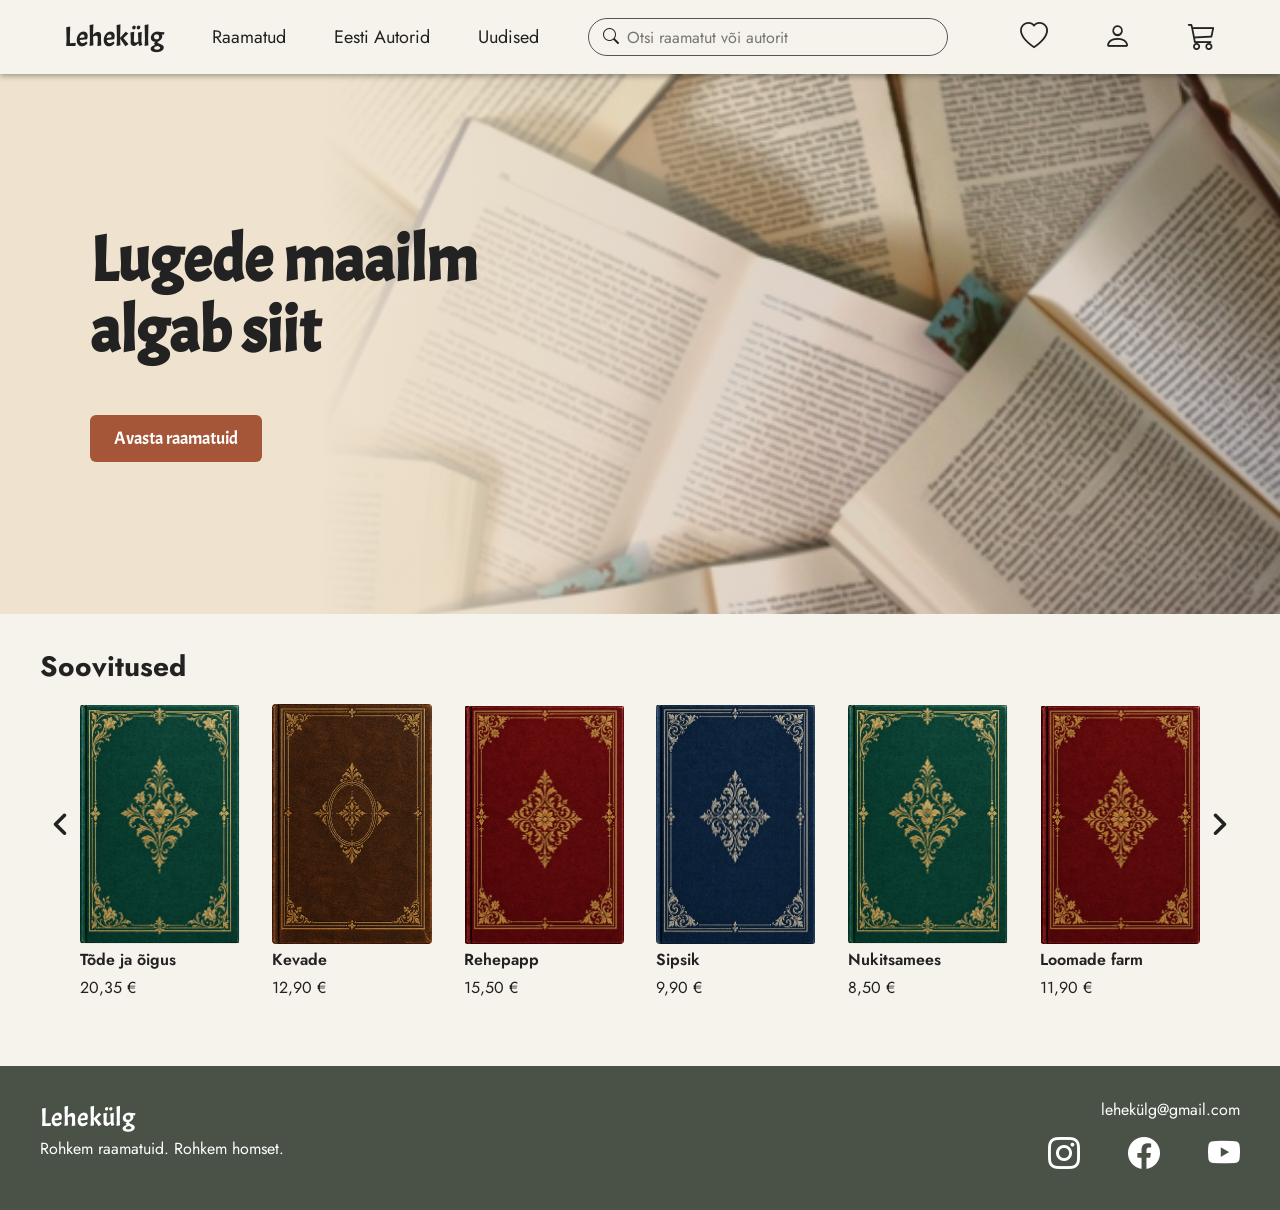
<file: index.html>
<!DOCTYPE html>
<html lang="et">
  <head>
    <meta charset="UTF-8">
    <link rel="icon" href="/favicon.ico">
    <meta name="viewport" content="width=device-width, initial-scale=1.0">
    <link href="https://cdn.jsdelivr.net/npm/bootstrap-icons@1.9.1/font/bootstrap-icons.css" rel="stylesheet">
    <title>Raamatupood</title>
    <script type="module" crossorigin src="/assets/index-CVzT7zhk.js"></script>
    <link rel="stylesheet" crossorigin href="/assets/index-Ce4U64fQ.css">
  </head>
  <body>
    <div id="app"></div>
  </body>
</html>
</file>
<file: assets/index-Ce4U64fQ.css>
@import "https://fonts.googleapis.com/css2?family=Acme&family=Jost:wght@400;600;700&display=swap";*,:before,:after{box-sizing:border-box;margin:0;padding:0}body{color:#222;background-color:#f6f3ec;font-family:Jost,sans-serif;line-height:1.5}h1,h2,h3,.primary-button,.display-font{font-family:Acme,sans-serif}button{font-family:inherit}.section-heading{font-family:Jost,sans-serif;font-weight:700}img{max-width:100%;display:block}.primary-button{color:#fff;cursor:pointer;background-color:#a65638;border:none;border-radius:6px;padding:12px 24px;font-size:18px}.outline-button{color:#a65638;cursor:pointer;background:0 0;border:1px solid #a65638;border-radius:6px;padding:8px 16px;font-size:16px}.text-link{color:#a65638;cursor:pointer;background:0 0;border:none;text-decoration:underline}input[type=checkbox]{accent-color:#a65638}.page-section{padding:24px 16px}@media only screen and (width>=768px){.page-section{padding:32px 40px}}.card-surface{background-color:#f0ebe3;border-radius:8px;padding:12px}header[data-v-6aa4606d]{z-index:1;background-color:#f6f3ec;flex-wrap:wrap;align-items:center;column-gap:16px;padding:12px 16px;display:flex;position:relative;box-shadow:0 2px 6px #00000059}button[data-v-6aa4606d]{cursor:pointer;color:inherit;background:0 0;border:none;font-size:18px}.logo[data-v-6aa4606d]{margin-right:auto;font-size:28px}.icons[data-v-6aa4606d]{align-items:center;gap:32px;font-size:28px;display:flex}.icons .cart[data-v-6aa4606d]{font-size:inherit}.desktop-icon[data-v-6aa4606d]{display:none}.hamburger[data-v-6aa4606d]{font-size:28px}.menu[data-v-6aa4606d]{flex-basis:100%}nav ul[data-v-6aa4606d]{list-style:none}nav button[data-v-6aa4606d]{padding:8px 0}.search[data-v-6aa4606d]{background-color:#f6f3ec;border:1px solid #555;border-radius:20px;align-items:center;gap:8px;margin:8px 0;padding:6px 14px;display:flex}.search input[data-v-6aa4606d]{background:0 0;border:none;outline:none;width:100%;font-family:inherit;font-size:16px}@media only screen and (width>=768px){header[data-v-6aa4606d]{flex-wrap:nowrap;gap:24px;padding:16px 24px}.logo[data-v-6aa4606d]{margin-right:0}.hamburger[data-v-6aa4606d]{display:none}.desktop-icon[data-v-6aa4606d]{display:inline}.icons[data-v-6aa4606d]{order:1}.menu[data-v-6aa4606d]{flex:1;align-items:center;gap:24px;display:flex!important}nav ul[data-v-6aa4606d]{gap:20px;display:flex}nav button[data-v-6aa4606d]{white-space:nowrap}.search[data-v-6aa4606d]{flex:1;min-width:0;max-width:360px;margin:0 auto}}@media only screen and (width>=1200px){header[data-v-6aa4606d]{gap:48px;padding:16px 64px}nav ul[data-v-6aa4606d]{gap:48px}.icons[data-v-6aa4606d]{gap:56px}}footer[data-v-d627e15a]{color:#fff;background-color:#4a5248;flex-direction:column;gap:16px;padding:24px 16px;display:flex}.logo[data-v-d627e15a]{font-size:26px}.social[data-v-d627e15a]{gap:48px;margin-top:8px;font-size:32px;display:flex}@media only screen and (width>=768px){footer[data-v-d627e15a]{flex-direction:row;justify-content:space-between;padding:32px 40px}.contact[data-v-d627e15a]{text-align:right}.social[data-v-d627e15a]{justify-content:flex-end}}.book-card[data-v-d1df68cc]{width:100%;font:inherit;color:inherit;text-align:left;cursor:pointer;background:0 0;border:none;flex-direction:column;gap:4px;display:flex}img[data-v-d1df68cc]{aspect-ratio:2/3;object-fit:cover;border-radius:4px;width:100%}.title[data-v-d1df68cc]{font-weight:600}.author[data-v-d1df68cc]{font-size:14px}.clamped-title .title[data-v-d1df68cc]{max-height:3em;overflow:hidden}.catalog-card[data-v-d1df68cc]{padding:24px 16%}.catalog-card .title[data-v-d1df68cc],.catalog-card .price[data-v-d1df68cc],.row-card .title[data-v-d1df68cc],.row-card .price[data-v-d1df68cc]{font-weight:700}.catalog-card .price[data-v-d1df68cc],.row-card .price[data-v-d1df68cc]{margin-top:8px}.row-card[data-v-d1df68cc]{grid-template-rows:auto auto auto 1fr;grid-template-columns:1fr 2fr;align-content:start;column-gap:16px;display:grid}.row-card img[data-v-d1df68cc]{grid-row:1/-1}.gallery[data-v-b70662ab]{align-items:flex-start;display:flex}.gallery-arrow[data-v-b70662ab]{cursor:pointer;-webkit-text-stroke:2px currentColor;min-width:40px;height:168px;color:inherit;background:0 0;border:none;font-size:24px}ul[data-v-b70662ab]{flex-wrap:wrap;flex:1;justify-content:space-between;gap:40px 16px;min-width:0;height:255px;list-style:none;display:flex;overflow:hidden}li[data-v-b70662ab]{flex:0 0 112px}@media only screen and (width>=768px){ul[data-v-b70662ab]{height:330px}.gallery-arrow[data-v-b70662ab]{height:240px}li[data-v-b70662ab]{flex-basis:160px}}.hero[data-v-98058257]{background-image:linear-gradient(90deg,#efe3cf 0% 45%,#efe3cf00 95%),linear-gradient(#78482440,#78482440),url(/images/hero.jpg);background-position:100%;background-size:cover;flex-direction:column;justify-content:center;align-items:flex-start;gap:24px;min-height:50vh;padding:32px 16px;display:flex}.hero h1[data-v-98058257]{font-size:40px;line-height:1.1}h2[data-v-98058257]{margin-bottom:16px;font-size:28px}@media only screen and (width>=768px){.hero[data-v-98058257]{background-image:linear-gradient(90deg,#efe3cf 0% 25%,#efe3cf00 65%),linear-gradient(#78482440,#78482440),url(/images/hero.jpg);gap:48px;min-height:60vh;padding:48px 7vw}.hero h1[data-v-98058257]{font-size:64px}}.filter-panel[data-v-712244b3]{background-color:#fdfcf9;flex-direction:column;gap:16px;padding:24px 16px;display:flex}.panel-heading[data-v-712244b3]{justify-content:space-between;align-items:baseline;display:flex}.filter-section[data-v-712244b3]{border-top:3px solid #e8e4dc;flex-direction:column;gap:8px;padding-top:16px;display:flex}.filter-section[data-v-712244b3]:last-child{border-bottom:3px solid #e8e4dc;padding-bottom:24px}.genre[data-v-712244b3]{align-items:center;gap:8px;display:flex}.price-slider[data-v-712244b3]{height:20px;position:relative}.price-slider[data-v-712244b3]:before{content:"";background-color:#a65638;width:100%;height:3px;position:absolute;top:50%;left:0;transform:translateY(-50%)}.price-slider input[type=range][data-v-712244b3]{appearance:none;pointer-events:none;background:0 0;width:100%;height:100%;position:absolute;top:0;left:0}.price-slider .on-top[data-v-712244b3]{z-index:1}.price-slider input[type=range][data-v-712244b3]::-webkit-slider-thumb{appearance:none;cursor:pointer;pointer-events:auto;background-color:#a65638;border-radius:50%;width:20px;height:20px}.price-slider input[type=range][data-v-712244b3]::-moz-range-track{background:0 0;border:none}.price-slider input[type=range][data-v-712244b3]::-moz-range-thumb{cursor:pointer;pointer-events:auto;background-color:#a65638;border:none;border-radius:50%;width:20px;height:20px}@media only screen and (width>=768px){.filter-panel[data-v-712244b3]{z-index:1;border-right:1px solid #e0dcd3;padding:64px 16px 32px 24px;position:relative;box-shadow:2px 0 6px #00000059}}@media only screen and (width>=1200px){.filter-panel[data-v-712244b3]{padding:64px 24px 32px 64px}}.catalog[data-v-61156aef]{flex-direction:column;gap:16px;display:flex}.filter-toggle[data-v-61156aef]{align-self:flex-start}.results-heading[data-v-61156aef]{flex-wrap:wrap;justify-content:space-between;align-items:center;gap:8px;margin-bottom:16px;display:flex}select[data-v-61156aef]{font:inherit;background-color:#0000;border:1px solid #d6d1c7;border-radius:4px;margin-left:4px;padding:6px 8px}.book-grid[data-v-61156aef]{grid-template-columns:repeat(2,1fr);gap:16px;list-style:none;display:grid}@media only screen and (width>=768px){.catalog[data-v-61156aef]{flex-direction:row;padding:0}.filter-toggle[data-v-61156aef]{display:none}.filters[data-v-61156aef]{flex:0 0 240px;display:flex!important}.results[data-v-61156aef]{flex:1;padding:64px 24px 32px}.book-grid[data-v-61156aef]{grid-template-columns:repeat(3,1fr);gap:24px}}@media only screen and (width>=1200px){.filters[data-v-61156aef]{flex-basis:320px}.results[data-v-61156aef]{padding:64px 40px 32px}.book-grid[data-v-61156aef]{grid-template-columns:repeat(4,1fr);gap:40px}}.quantity-picker[data-v-4145f78b]{border:1px solid #c8c3ba;border-radius:4px;display:inline-flex;overflow:hidden}button[data-v-4145f78b],.quantity[data-v-4145f78b]{background-color:#e9e5dd;justify-content:center;align-items:center;min-width:48px;min-height:48px;font-size:20px;display:flex}button[data-v-4145f78b]{color:inherit;cursor:pointer;border:none}button[data-v-4145f78b]:disabled{color:#bbb;cursor:default}.quantity[data-v-4145f78b]{border-left:1px solid #c8c3ba;border-right:1px solid #c8c3ba;font-size:24px}@media only screen and (width>=768px){.small button[data-v-4145f78b],.small .quantity[data-v-4145f78b]{min-width:36px;min-height:40px;font-size:16px}}.book-page[data-v-39c34b6e],.book-details[data-v-39c34b6e]{flex-direction:column;gap:16px;display:flex}.summary[data-v-39c34b6e]{flex-direction:column;gap:8px;display:flex}.cover[data-v-39c34b6e]{border-radius:4px;max-width:280px}h1[data-v-39c34b6e]{font-size:32px}.star[data-v-39c34b6e]{color:#ccc}.star.filled[data-v-39c34b6e]{color:#e8902c}.genre-tags[data-v-39c34b6e]{flex-wrap:wrap;gap:8px;list-style:none;display:flex}.genre-tag[data-v-39c34b6e]{background-color:#e2e0dc;border-radius:4px;padding:2px 10px;font-size:13px}.price-row[data-v-39c34b6e],.purchase[data-v-39c34b6e]{flex-wrap:wrap;align-items:center;gap:16px;display:flex}.purchase[data-v-39c34b6e]{align-items:flex-start}.add-to-cart[data-v-39c34b6e]{flex-direction:column;gap:8px;width:min-content;display:flex}.add-to-cart .primary-button[data-v-39c34b6e]{white-space:nowrap}.book-price[data-v-39c34b6e]{font-size:28px;font-weight:600}.in-stock[data-v-39c34b6e]{color:#3d8a4a}.heart[data-v-39c34b6e]{font-size:22px}.added-message[data-v-39c34b6e]{color:#a65638;font-size:16px}.tab-list[data-v-39c34b6e]{border-bottom:4px solid #e2e0dc;flex-wrap:wrap;gap:16px 48px;margin-bottom:12px;display:flex}.tab[data-v-39c34b6e]{cursor:pointer;background:0 0;border:none;padding:8px 0;font-size:18px}.tab[aria-pressed=true][data-v-39c34b6e]{font-weight:700}.similar-books h2[data-v-39c34b6e]{margin-bottom:16px}.similar-rows[data-v-39c34b6e]{display:none}@media only screen and (width>=768px){.book-page[data-v-39c34b6e]{flex-direction:row;gap:24px}.book-details[data-v-39c34b6e]{flex:1;grid-template-columns:2fr 3fr;align-content:start;gap:24px 40px;display:grid}.cover[data-v-39c34b6e]{justify-self:center}.tabs[data-v-39c34b6e]{grid-column:1/-1}.similar-books[data-v-39c34b6e]{flex:0 0 32%}.similar-rows[data-v-39c34b6e]{flex-direction:column;gap:16px;list-style:none;display:flex}.similar-books .similar-gallery[data-v-39c34b6e]{display:none}}@media only screen and (width>=1200px){.similar-books[data-v-39c34b6e]{flex-basis:440px}}.cart-heading[data-v-75dd58c2]{flex-wrap:wrap;justify-content:space-between;align-items:baseline;gap:8px;margin-bottom:16px;display:flex}.cart-content[data-v-75dd58c2]{flex-direction:column;gap:24px;display:flex}.column-headings[data-v-75dd58c2]{display:none}.cart-table ul[data-v-75dd58c2]{list-style:none}.cart-line[data-v-75dd58c2]{border-bottom:1px solid #ccc;grid-template-columns:1fr auto;align-items:center;gap:8px 16px;padding:16px 0;display:grid}.product[data-v-75dd58c2]{grid-column:1/-1;align-items:center;gap:12px;display:flex}.cover[data-v-75dd58c2]{width:64px}.title[data-v-75dd58c2],.price[data-v-75dd58c2],.line-sum[data-v-75dd58c2],.amount[data-v-75dd58c2]{font-weight:600}.cell-label[data-v-75dd58c2]{color:#666;font-weight:400}.remove[data-v-75dd58c2]{color:#666;cursor:pointer;background:0 0;border:none;justify-self:end;font-size:22px}.order-summary[data-v-75dd58c2]{border-radius:0;flex-direction:column;gap:8px;padding:24px;display:flex}.summary-row[data-v-75dd58c2]{justify-content:space-between;display:flex}.order-total[data-v-75dd58c2]{border-top:3px solid #e2ddd4;margin-top:8px;padding-top:12px;font-size:20px}.order-summary .primary-button[data-v-75dd58c2]{margin-top:16px}@media only screen and (width>=768px){.cart-table[data-v-75dd58c2]{border:3px solid #ccc}.column-headings[data-v-75dd58c2],.cart-line[data-v-75dd58c2]{grid-template-columns:minmax(0,1fr) 80px 120px 80px 32px;align-items:center;gap:16px;display:grid}.column-headings[data-v-75dd58c2]{border-bottom:3px solid #e2ddd4;padding:24px 16px 16px;font-size:22px}.cart-line[data-v-75dd58c2]{border-bottom:none;padding-inline:16px}.product[data-v-75dd58c2]{grid-column:auto}.cover[data-v-75dd58c2]{width:85px}.cell-label[data-v-75dd58c2]{display:none}.order-summary[data-v-75dd58c2]{align-self:flex-end;width:100%;max-width:400px;padding:32px 40px}}@media only screen and (width>=1200px){.cart-content[data-v-75dd58c2]{flex-direction:row;align-items:stretch;gap:48px}.cart-table[data-v-75dd58c2]{flex:2}.order-summary[data-v-75dd58c2]{flex:1;align-self:stretch;max-width:none}}h1[data-v-afbd031f]{margin-bottom:16px}.order-form[data-v-afbd031f]{flex-direction:column;gap:8px;max-width:480px;padding:20px;display:flex}.order-form input[type=text][data-v-afbd031f],.order-form input[type=email][data-v-afbd031f],.order-form input[type=tel][data-v-afbd031f]{border:1px solid #ccc;border-radius:6px;padding:8px 12px;font-family:inherit;font-size:16px}.terms[data-v-afbd031f]{align-items:center;gap:8px;margin-top:8px;display:flex}.order-total[data-v-afbd031f]{border-top:1px solid #ccc;justify-content:space-between;padding-top:8px;font-weight:600;display:flex}.error-message[data-v-afbd031f],.thank-you[data-v-afbd031f]{color:#a65638}.thank-you[data-v-afbd031f]{font-size:20px}.site-layout[data-v-b01765b0]{flex-direction:column;min-height:100vh;display:flex}main[data-v-b01765b0]{flex:1}
</file>
